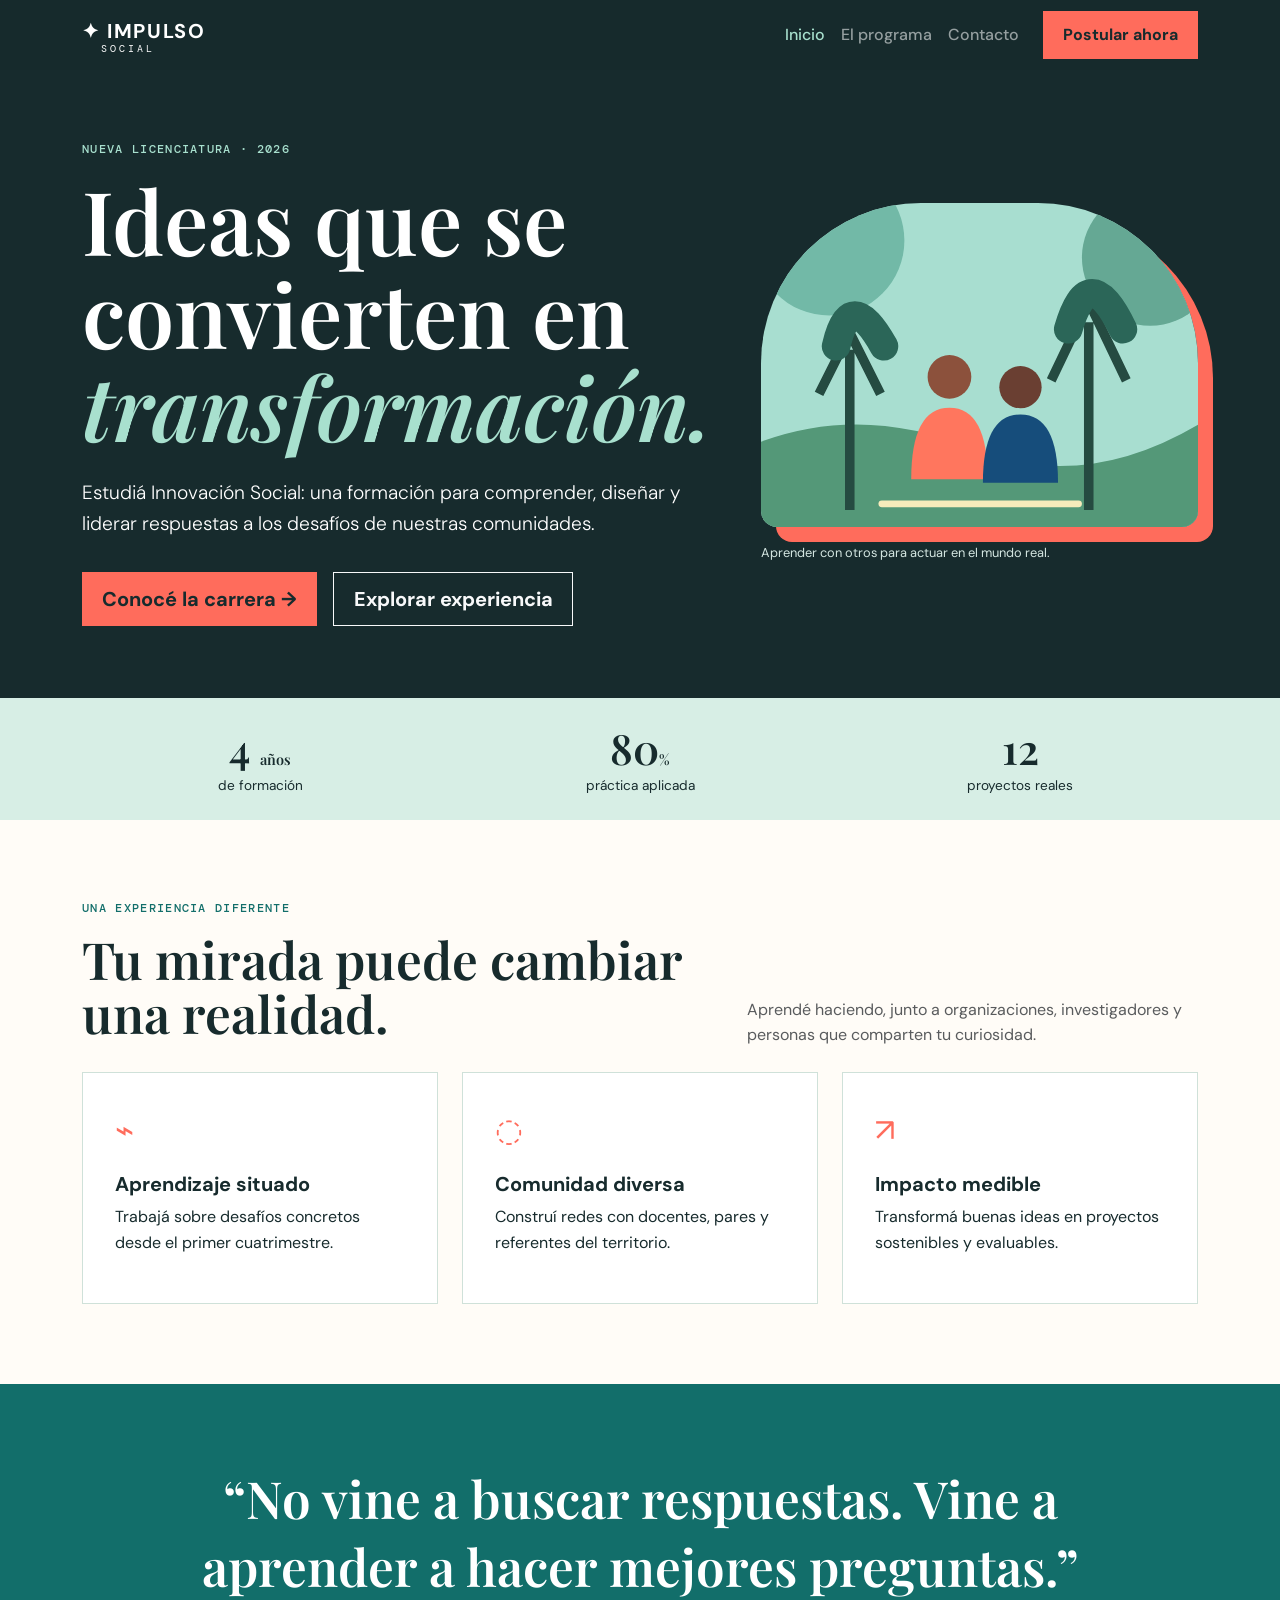
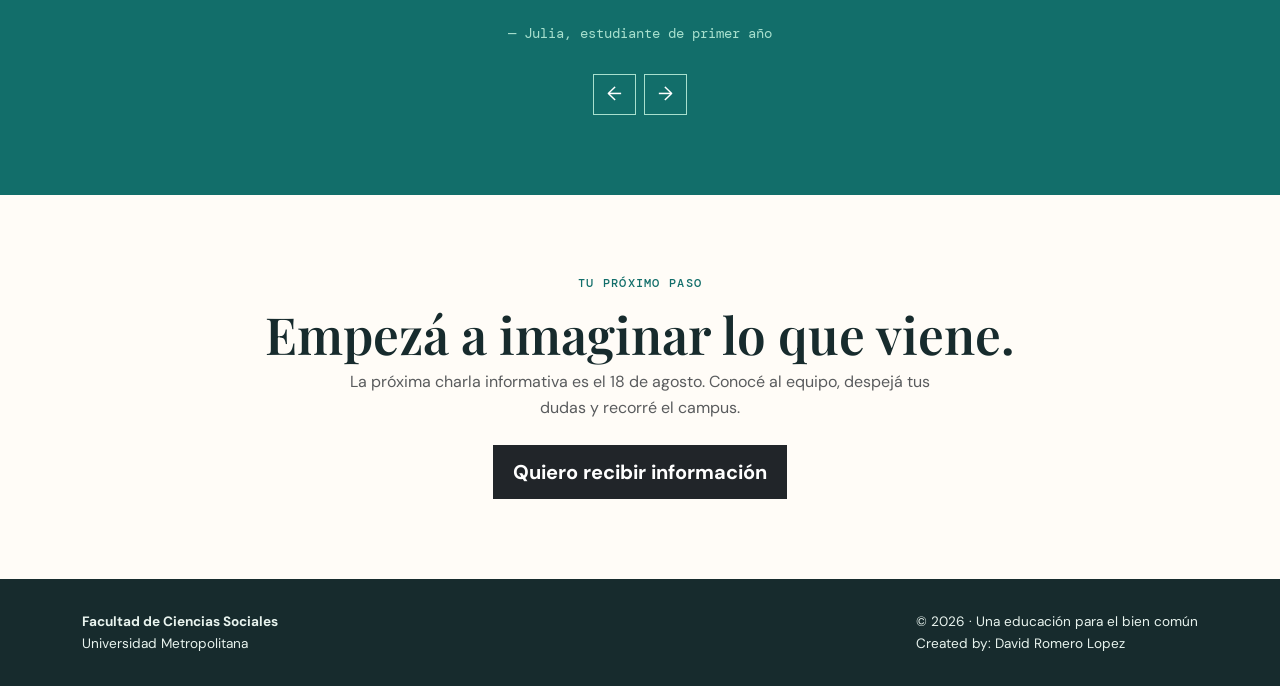
<file: index.html>
<!doctype html>
<html lang="es">
  <head>
    <meta charset="utf-8" />
    <meta name="viewport" content="width=device-width, initial-scale=1" />
    <meta
      name="description"
      content="Licenciatura en Innovación Social de la Facultad de Ciencias Sociales."
    />
    <title>Impulso Social | Facultad de Ciencias Sociales</title>
    <link
      href="https://cdn.jsdelivr.net/npm/bootstrap@5.3.3/dist/css/bootstrap.min.css"
      rel="stylesheet"
      integrity="sha384-QWTKZyjpPEjISv5WaRU9OFeRpok6YctnYmDr5pNlyT2bRjXh0JMhjY6hW+ALEwIH"
      crossorigin="anonymous"
    />
    <link rel="stylesheet" href="css/styles.css" />
  </head>
  <body>
    <a class="skip-link" href="#contenido">Saltar al contenido principal</a>
    <header>
      <nav
        class="navbar navbar-expand-lg navbar-dark fixed-top"
        aria-label="Navegación principal"
      >
        <div class="container">
          <a class="navbar-brand" href="index.html"
            ><span aria-hidden="true">✦</span> IMPULSO <small>SOCIAL</small></a
          >
          <button
            class="navbar-toggler"
            type="button"
            data-bs-toggle="collapse"
            data-bs-target="#menu"
            aria-controls="menu"
            aria-expanded="false"
            aria-label="Abrir menú"
          >
            <span class="navbar-toggler-icon"></span>
          </button>
          <div class="collapse navbar-collapse" id="menu">
            <ul class="navbar-nav ms-auto align-items-lg-center">
              <li class="nav-item">
                <a class="nav-link active" aria-current="page" href="index.html"
                  >Inicio</a
                >
              </li>
              <li class="nav-item">
                <a class="nav-link" href="programa.html">El programa</a>
              </li>
              <li class="nav-item">
                <a class="nav-link" href="contacto.html">Contacto</a>
              </li>
              <li class="nav-item ms-lg-3">
                <a class="btn btn-accent" href="contacto.html#inscripcion"
                  >Postular ahora</a
                >
              </li>
            </ul>
          </div>
        </div>
      </nav>
    </header>
    <main id="contenido">
      <section class="hero" aria-labelledby="hero-title">
        <div class="container">
          <div class="row align-items-center g-5">
            <div class="col-lg-7">
              <p class="eyebrow">NUEVA LICENCIATURA · 2026</p>
              <h1 id="hero-title">
                Ideas que se convierten en <em>transformación.</em>
              </h1>
              <p class="lead">
                Estudiá Innovación Social: una formación para comprender,
                diseñar y liderar respuestas a los desafíos de nuestras
                comunidades.
              </p>
              <div class="d-flex flex-wrap gap-3">
                <a class="btn btn-accent btn-lg" href="programa.html"
                  >Conocé la carrera <span aria-hidden="true">→</span></a
                ><a class="btn btn-outline-light btn-lg" href="#experiencia"
                  >Explorar experiencia</a
                >
              </div>
            </div>
            <div class="col-lg-5">
              <figure class="hero-figure">
                <picture
                  ><source
                    media="(min-width: 768px)"
                    srcset="assets/campus-hero.svg" />
                  <img
                    src="assets/campus-hero.svg"
                    alt="Estudiantes conversando al aire libre en el campus universitario"
                    width="640"
                    height="475"
                /></picture>
                <figcaption>
                  Aprender con otros para actuar en el mundo real.
                </figcaption>
              </figure>
            </div>
          </div>
        </div>
      </section>
      <section class="stats" aria-label="Datos destacados">
        <div class="container">
          <div class="row text-center g-4">
            <div class="col-4">
              <strong>4 <span>años</span></strong>
              <p>de formación</p>
            </div>
            <div class="col-4">
              <strong>80<span>%</span></strong>
              <p>práctica aplicada</p>
            </div>
            <div class="col-4">
              <strong>12</strong>
              <p>proyectos reales</p>
            </div>
          </div>
        </div>
      </section>
      <section id="experiencia" class="section-pad">
        <div class="container">
          <div class="row align-items-end mb-4">
            <div class="col-lg-7">
              <p class="eyebrow text-teal">UNA EXPERIENCIA DIFERENTE</p>
              <h2>Tu mirada puede cambiar una realidad.</h2>
            </div>
            <div class="col-lg-5">
              <p class="text-muted mb-0">
                Aprendé haciendo, junto a organizaciones, investigadores y
                personas que comparten tu curiosidad.
              </p>
            </div>
          </div>
          <div class="row g-4">
            <article class="col-md-4">
              <div class="feature-card h-100">
                <div class="feature-icon" aria-hidden="true">⌁</div>
                <h3>Aprendizaje situado</h3>
                <p>
                  Trabajá sobre desafíos concretos desde el primer cuatrimestre.
                </p>
              </div>
            </article>
            <article class="col-md-4">
              <div class="feature-card h-100">
                <div class="feature-icon" aria-hidden="true">◌</div>
                <h3>Comunidad diversa</h3>
                <p>
                  Construí redes con docentes, pares y referentes del
                  territorio.
                </p>
              </div>
            </article>
            <article class="col-md-4">
              <div class="feature-card h-100">
                <div class="feature-icon" aria-hidden="true">↗</div>
                <h3>Impacto medible</h3>
                <p>
                  Transformá buenas ideas en proyectos sostenibles y evaluables.
                </p>
              </div>
            </article>
          </div>
        </div>
      </section>
      <section class="quote-section">
        <div class="container">
          <div
            id="voices"
            class="carousel slide"
            data-bs-ride="carousel"
            aria-label="Testimonios de la comunidad"
          >
            <div class="carousel-inner">
              <div class="carousel-item active">
                <blockquote>
                  “No vine a buscar respuestas. Vine a aprender a hacer mejores
                  preguntas.”
                  <footer>— Julia, estudiante de primer año</footer>
                </blockquote>
              </div>
              <div class="carousel-item">
                <blockquote>
                  “La innovación social sucede cuando la universidad abre sus
                  puertas al territorio.”
                  <footer>— Dr. Mateo Ruiz, docente</footer>
                </blockquote>
              </div>
            </div>
            <div class="carousel-controls">
              <button
                data-bs-target="#voices"
                data-bs-slide="prev"
                aria-label="Testimonio anterior"
              >
                ←</button
              ><button
                data-bs-target="#voices"
                data-bs-slide="next"
                aria-label="Testimonio siguiente"
              >
                →
              </button>
            </div>
          </div>
        </div>
      </section>
      <section class="section-pad">
        <div class="container text-center">
          <p class="eyebrow text-teal">TU PRÓXIMO PASO</p>
          <h2>Empezá a imaginar lo que viene.</h2>
          <p class="mx-auto text-muted" style="max-width: 580px">
            La próxima charla informativa es el 18 de agosto. Conocé al equipo,
            despejá tus dudas y recorré el campus.
          </p>
          <a class="btn btn-dark btn-lg mt-2" href="contacto.html"
            >Quiero recibir información</a
          >
        </div>
      </section>
    </main>
    <footer class="site-footer">
      <div
        class="container d-flex flex-column flex-md-row justify-content-between gap-3"
      >
        <p class="mb-0">
          <strong>Facultad de Ciencias Sociales</strong><br />Universidad
          Metropolitana
        </p>
        <p class="mb-0">
          © <span id="year"></span> · Una educación para el bien común<br />Created by: David Romero  Lopez
        </p>
      </div>
    </footer>
    <script
      src="https://cdn.jsdelivr.net/npm/bootstrap@5.3.3/dist/js/bootstrap.bundle.min.js"
      integrity="sha384-YvpcrYf0tY3lHB60NNkmXc5s9fDVZLESaAA55NDzOxhy9GkcIdslK1eN7N6jIeHz"
      crossorigin="anonymous"
    ></script>
    <script src="js/app.js"></script>
  </body>
</html>
</file>
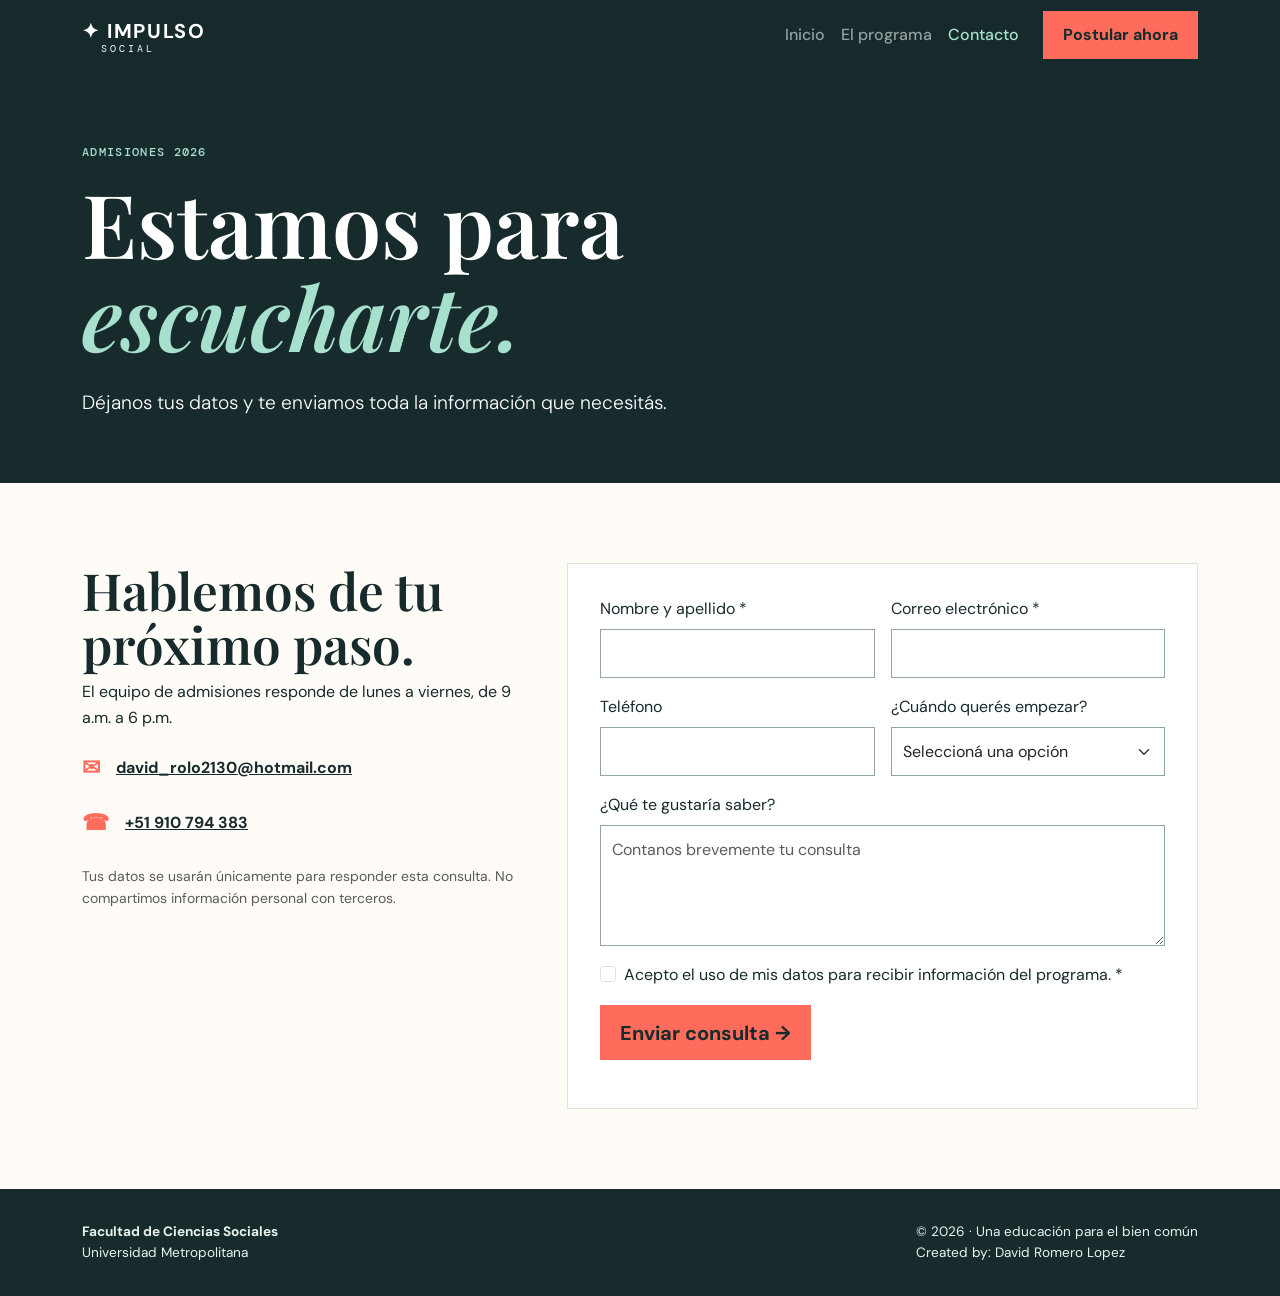
<file: contacto.html>
<!doctype html>
<html lang="es">
  <head>
    <meta charset="utf-8" />
    <meta name="viewport" content="width=device-width, initial-scale=1" />
    <meta
      name="description"
      content="Contacto y admisión a la Licenciatura en Innovación Social."
    />
    <title>Contacto | Impulso Social</title>
    <link
      href="https://cdn.jsdelivr.net/npm/bootstrap@5.3.3/dist/css/bootstrap.min.css"
      rel="stylesheet"
    />
    <link rel="stylesheet" href="css/styles.css" />
  </head>
  <body>
    <a class="skip-link" href="#contenido">Saltar al contenido principal</a>
    <header>
      <nav
        class="navbar navbar-expand-lg navbar-dark fixed-top"
        aria-label="Navegación principal"
      >
        <div class="container">
          <a class="navbar-brand" href="index.html"
            ><span aria-hidden="true">✦</span> IMPULSO <small>SOCIAL</small></a
          ><button
            class="navbar-toggler"
            type="button"
            data-bs-toggle="collapse"
            data-bs-target="#menu"
            aria-controls="menu"
            aria-expanded="false"
            aria-label="Abrir menú"
          >
            <span class="navbar-toggler-icon"></span>
          </button>
          <div class="collapse navbar-collapse" id="menu">
            <ul class="navbar-nav ms-auto align-items-lg-center">
              <li class="nav-item">
                <a class="nav-link" href="index.html">Inicio</a>
              </li>
              <li class="nav-item">
                <a class="nav-link" href="programa.html">El programa</a>
              </li>
              <li class="nav-item">
                <a
                  class="nav-link active"
                  aria-current="page"
                  href="contacto.html"
                  >Contacto</a
                >
              </li>
              <li class="nav-item ms-lg-3">
                <a class="btn btn-accent" href="#inscripcion">Postular ahora</a>
              </li>
            </ul>
          </div>
        </div>
      </nav>
    </header>
    <main id="contenido">
      <section class="page-heading">
        <div class="container">
          <p class="eyebrow">ADMISIONES 2026</p>
          <h1>Estamos para <em>escucharte.</em></h1>
          <p class="lead">
            Déjanos tus datos y te enviamos toda la información que necesitás.
          </p>
        </div>
      </section>
      <section id="inscripcion" class="section-pad">
        <div class="container">
          <div class="row g-5">
            <div class="col-lg-5">
              <h2>Hablemos de tu próximo paso.</h2>
              <p>
                El equipo de admisiones responde de lunes a viernes, de 9 a.m. a 6 p.m.
              </p>
              <div class="contact-detail">
                <span aria-hidden="true">✉</span
                ><a href="mailto:david_rolo2130@hotmail.com"
                  >david_rolo2130@hotmail.com</a
                >
              </div>
              <div class="contact-detail">
                <span aria-hidden="true">☎</span
                ><a href="tel:+51910794383">+51 910 794 383</a>
              </div>
              <p class="mt-4 small text-muted">
                Tus datos se usarán únicamente para responder esta consulta. No
                compartimos información personal con terceros.
              </p>
            </div>
            <div class="col-lg-7">
              <form
                id="interest-form"
                class="needs-validation form-card"
                novalidate
                aria-describedby="form-status"
              >
                <div class="row g-3">
                  <div class="col-md-6">
                    <label for="nombre" class="form-label"
                      >Nombre y apellido
                      <span aria-hidden="true">*</span></label
                    ><input
                      type="text"
                      class="form-control"
                      id="nombre"
                      name="nombre"
                      autocomplete="name"
                      required
                    />
                    <div class="invalid-feedback">
                      Ingresá tu nombre y apellido.
                    </div>
                  </div>
                  <div class="col-md-6">
                    <label for="email" class="form-label"
                      >Correo electrónico
                      <span aria-hidden="true">*</span></label
                    ><input
                      type="email"
                      class="form-control"
                      id="email"
                      name="email"
                      autocomplete="email"
                      required
                    />
                    <div class="invalid-feedback">
                      Ingresá un correo válido.
                    </div>
                  </div>
                  <div class="col-md-6">
                    <label for="telefono" class="form-label">Teléfono</label
                    ><input
                      type="tel"
                      class="form-control"
                      id="telefono"
                      name="telefono"
                      autocomplete="tel"
                    />
                  </div>
                  <div class="col-md-6">
                    <label for="turno" class="form-label"
                      >¿Cuándo querés empezar?</label
                    ><select id="turno" class="form-select" name="turno">
                      <option value="">Seleccioná una opción</option>
                      <option>2026</option>
                      <option>2027</option>
                      <option>Aún no lo sé</option>
                    </select>
                  </div>
                  <div class="col-12">
                    <label for="mensaje" class="form-label"
                      >¿Qué te gustaría saber?</label
                    ><textarea
                      id="mensaje"
                      class="form-control"
                      name="mensaje"
                      rows="4"
                      placeholder="Contanos brevemente tu consulta"
                    ></textarea>
                  </div>
                  <div class="col-12 form-check ms-2">
                    <input
                      class="form-check-input"
                      type="checkbox"
                      id="terms"
                      required
                    /><label class="form-check-label" for="terms"
                      >Acepto el uso de mis datos para recibir información del
                      programa. <span aria-hidden="true">*</span></label
                    >
                    <div class="invalid-feedback">
                      Necesitamos tu consentimiento para continuar.
                    </div>
                  </div>
                  <div class="col-12">
                    <button class="btn btn-accent btn-lg" type="submit">
                      Enviar consulta <span aria-hidden="true">→</span>
                    </button>
                  </div>
                </div>
                <p
                  id="form-status"
                  class="mt-3 mb-0"
                  role="status"
                  aria-live="polite"
                ></p>
              </form>
            </div>
          </div>
        </div>
      </section>
    </main>
    <footer class="site-footer">
      <div
        class="container d-flex flex-column flex-md-row justify-content-between gap-3"
      >
        <p class="mb-0">
          <strong>Facultad de Ciencias Sociales</strong><br />Universidad
          Metropolitana
        </p>
        <p class="mb-0">
          © <span id="year"></span> · Una educación para el bien común <br />Created by: David Romero  Lopez
        </p>
      </div>
    </footer>
    <script src="https://cdn.jsdelivr.net/npm/bootstrap@5.3.3/dist/js/bootstrap.bundle.min.js"></script>
    <script src="js/app.js"></script>
  </body>
</html>
</file>
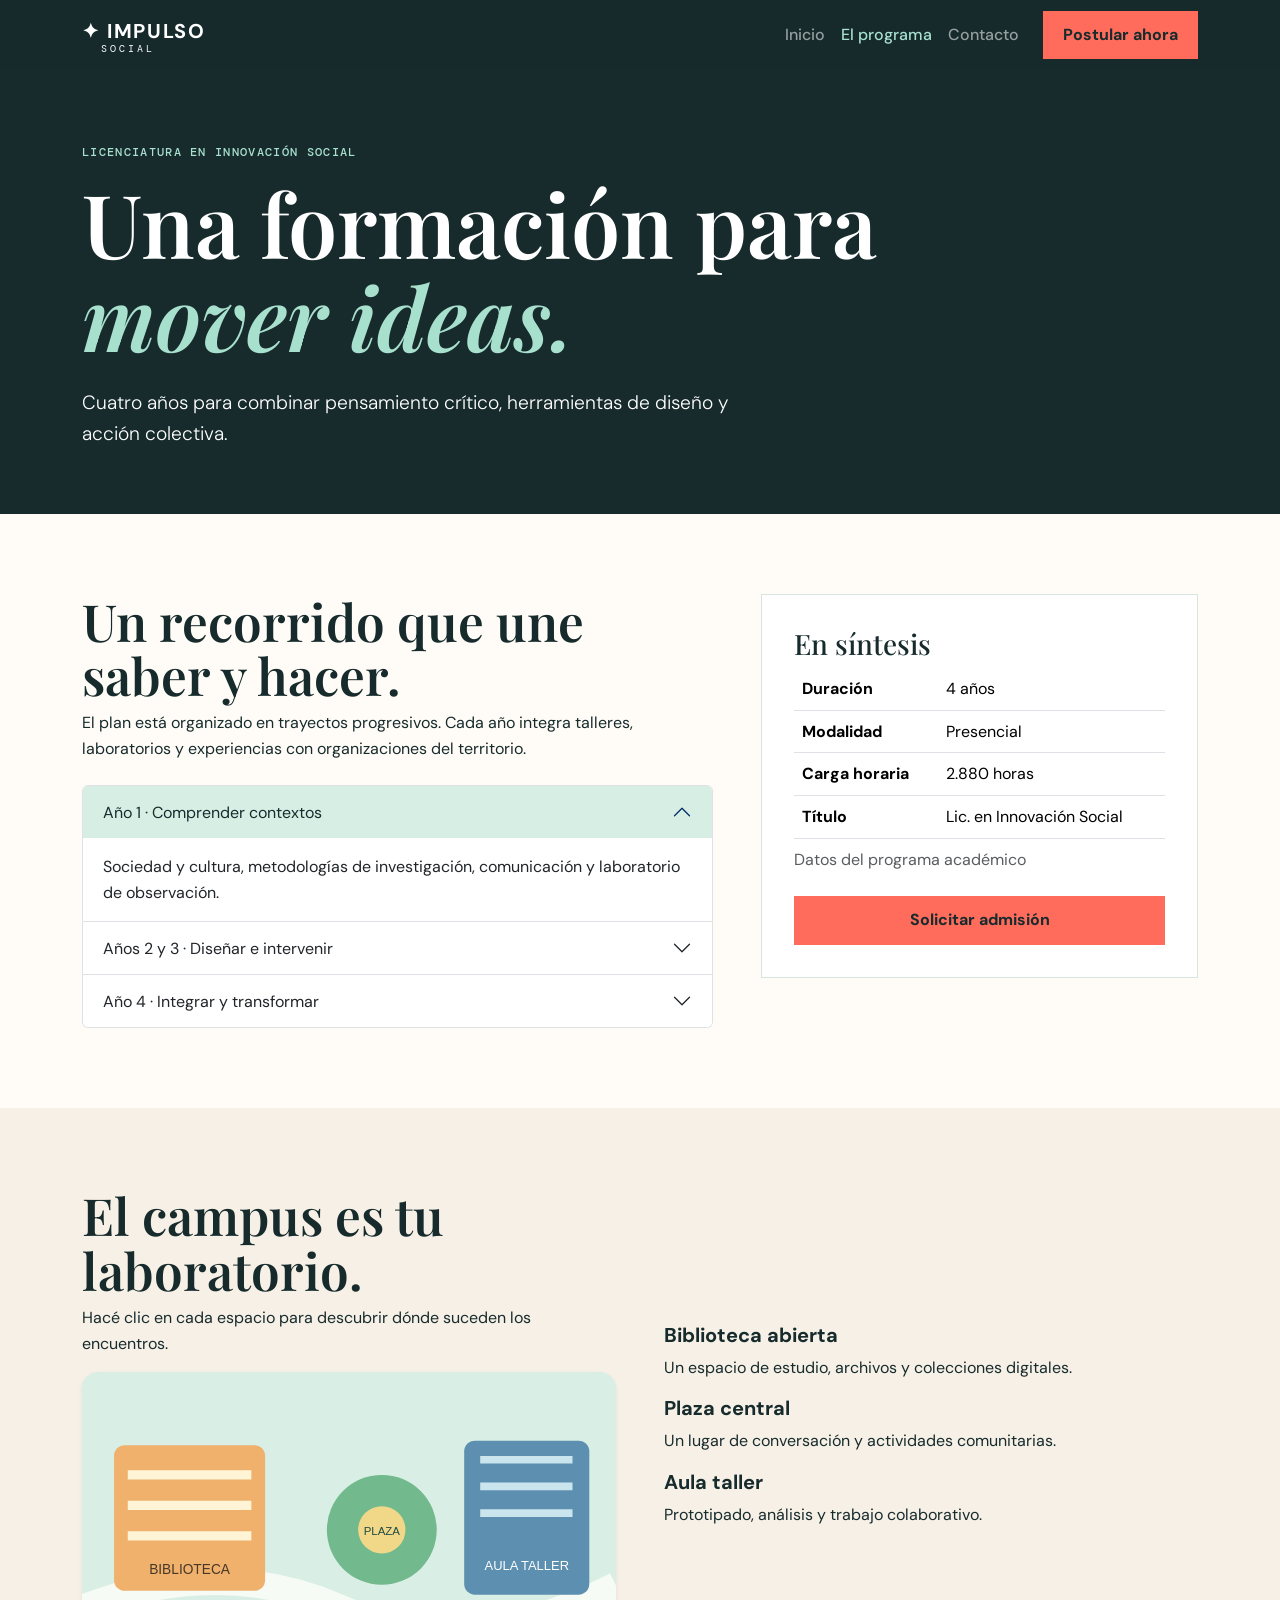
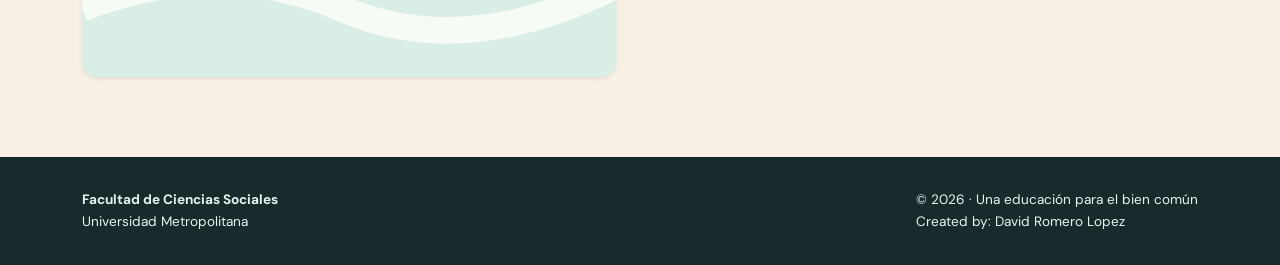
<file: programa.html>
<!doctype html>
<html lang="es">
  <head>
    <meta charset="utf-8" />
    <meta name="viewport" content="width=device-width, initial-scale=1" />
    <meta
      name="description"
      content="Plan de estudios de la Licenciatura en Innovación Social."
    />
    <title>El programa | Impulso Social</title>
    <link
      href="https://cdn.jsdelivr.net/npm/bootstrap@5.3.3/dist/css/bootstrap.min.css"
      rel="stylesheet"
    />
    <link rel="stylesheet" href="css/styles.css" />
  </head>
  <body>
    <a class="skip-link" href="#contenido">Saltar al contenido principal</a>
    <header>
      <nav
        class="navbar navbar-expand-lg navbar-dark fixed-top"
        aria-label="Navegación principal"
      >
        <div class="container">
          <a class="navbar-brand" href="index.html"
            ><span aria-hidden="true">✦</span> IMPULSO <small>SOCIAL</small></a
          ><button
            class="navbar-toggler"
            type="button"
            data-bs-toggle="collapse"
            data-bs-target="#menu"
            aria-controls="menu"
            aria-expanded="false"
            aria-label="Abrir menú"
          >
            <span class="navbar-toggler-icon"></span>
          </button>
          <div class="collapse navbar-collapse" id="menu">
            <ul class="navbar-nav ms-auto align-items-lg-center">
              <li class="nav-item">
                <a class="nav-link" href="index.html">Inicio</a>
              </li>
              <li class="nav-item">
                <a
                  class="nav-link active"
                  aria-current="page"
                  href="programa.html"
                  >El programa</a
                >
              </li>
              <li class="nav-item">
                <a class="nav-link" href="contacto.html">Contacto</a>
              </li>
              <li class="nav-item ms-lg-3">
                <a class="btn btn-accent" href="contacto.html#inscripcion"
                  >Postular ahora</a
                >
              </li>
            </ul>
          </div>
        </div>
      </nav>
    </header>
    <main id="contenido">
      <section class="page-heading">
        <div class="container">
          <p class="eyebrow">LICENCIATURA EN INNOVACIÓN SOCIAL</p>
          <h1>Una formación para <em>mover ideas.</em></h1>
          <p class="lead">
            Cuatro años para combinar pensamiento crítico, herramientas de
            diseño y acción colectiva.
          </p>
        </div>
      </section>
      <section class="section-pad">
        <div class="container">
          <div class="row g-5">
            <div class="col-lg-7">
              <h2>Un recorrido que une saber y hacer.</h2>
              <p>
                El plan está organizado en trayectos progresivos. Cada año
                integra talleres, laboratorios y experiencias con organizaciones
                del territorio.
              </p>
              <div class="accordion mt-4" id="plan">
                <div class="accordion-item">
                  <h3 class="accordion-header">
                    <button
                      class="accordion-button"
                      data-bs-toggle="collapse"
                      data-bs-target="#a1"
                      aria-expanded="true"
                    >
                      Año 1 · Comprender contextos
                    </button>
                  </h3>
                  <div
                    id="a1"
                    class="accordion-collapse collapse show"
                    data-bs-parent="#plan"
                  >
                    <div class="accordion-body">
                      Sociedad y cultura, metodologías de investigación,
                      comunicación y laboratorio de observación.
                    </div>
                  </div>
                </div>
                <div class="accordion-item">
                  <h3 class="accordion-header">
                    <button
                      class="accordion-button collapsed"
                      data-bs-toggle="collapse"
                      data-bs-target="#a2"
                    >
                      Años 2 y 3 · Diseñar e intervenir
                    </button>
                  </h3>
                  <div
                    id="a2"
                    class="accordion-collapse collapse"
                    data-bs-parent="#plan"
                  >
                    <div class="accordion-body">
                      Diseño de servicios, políticas públicas, datos sociales,
                      gestión de proyectos y prácticas territoriales.
                    </div>
                  </div>
                </div>
                <div class="accordion-item">
                  <h3 class="accordion-header">
                    <button
                      class="accordion-button collapsed"
                      data-bs-toggle="collapse"
                      data-bs-target="#a3"
                    >
                      Año 4 · Integrar y transformar
                    </button>
                  </h3>
                  <div
                    id="a3"
                    class="accordion-collapse collapse"
                    data-bs-parent="#plan"
                  >
                    <div class="accordion-body">
                      Seminarios electivos, incubadora de proyectos y trabajo
                      final integrador.
                    </div>
                  </div>
                </div>
              </div>
            </div>
            <aside class="col-lg-5">
              <div class="info-panel">
                <h2 class="h3">En síntesis</h2>
                <table class="table">
                  <caption>
                    Datos del programa académico
                  </caption>
                  <tbody>
                    <tr>
                      <th scope="row">Duración</th>
                      <td>4 años</td>
                    </tr>
                    <tr>
                      <th scope="row">Modalidad</th>
                      <td>Presencial</td>
                    </tr>
                    <tr>
                      <th scope="row">Carga horaria</th>
                      <td>2.880 horas</td>
                    </tr>
                    <tr>
                      <th scope="row">Título</th>
                      <td>Lic. en Innovación Social</td>
                    </tr>
                  </tbody>
                </table>
                <a href="contacto.html#inscripcion" class="btn btn-accent w-100"
                  >Solicitar admisión</a
                >
              </div>
            </aside>
          </div>
        </div>
      </section>
      <section class="section-pad bg-sand">
        <div class="container">
          <div class="row align-items-center g-5">
            <div class="col-md-6">
              <h2>El campus es tu laboratorio.</h2>
              <p>
                Hacé clic en cada espacio para descubrir dónde suceden los
                encuentros.
              </p>
              <img
                class="img-fluid rounded-4 shadow-sm"
                src="assets/campus-map.svg"
                alt="Plano ilustrado del campus con biblioteca, aula taller y plaza central"
                usemap="#campus-map"
                width="700"
                height="400"
              /><map name="campus-map"
                ><area
                  shape="rect"
                  coords="42,96,240,287"
                  href="#biblioteca"
                  alt="Biblioteca abierta"
                  aria-label="Biblioteca abierta" /><area
                  shape="circle"
                  coords="393,207,72"
                  href="#plaza"
                  alt="Plaza central"
                  aria-label="Plaza central" /><area
                  shape="rect"
                  coords="501,90,665,292"
                  href="#taller"
                  alt="Aula taller"
                  aria-label="Aula taller"
              /></map>
            </div>
            <div class="col-md-6">
              <div id="biblioteca">
                <h3>Biblioteca abierta</h3>
                <p>Un espacio de estudio, archivos y colecciones digitales.</p>
              </div>
              <div id="plaza">
                <h3>Plaza central</h3>
                <p>Un lugar de conversación y actividades comunitarias.</p>
              </div>
              <div id="taller">
                <h3>Aula taller</h3>
                <p>Prototipado, análisis y trabajo colaborativo.</p>
              </div>
            </div>
          </div>
        </div>
      </section>
    </main>
    <footer class="site-footer">
      <div
        class="container d-flex flex-column flex-md-row justify-content-between gap-3"
      >
        <p class="mb-0">
          <strong>Facultad de Ciencias Sociales</strong><br />Universidad
          Metropolitana
        </p>
        <p class="mb-0">
          © <span id="year"></span> · Una educación para el bien común<br />Created by: David Romero  Lopez
        </p>
      </div>
    </footer>
    <script src="https://cdn.jsdelivr.net/npm/bootstrap@5.3.3/dist/js/bootstrap.bundle.min.js"></script>
    <script src="js/app.js"></script>
  </body>
</html>
</file>
<file: css/styles.css>
@import url("https://fonts.googleapis.com/css2?family=DM+Mono:wght@400;500&family=DM+Sans:opsz,wght@9..40,400;9..40,500;9..40,700&family=Playfair+Display:ital,wght@0,600;0,700;1,600&display=swap");
:root {
  --ink: #172b2d;
  --teal: #126e6a;
  --mint: #d7eee5;
  --sand: #f6f0e6;
  --coral: #ff6c5c;
  --cream: #fffcf7;
}
* {
  box-sizing: border-box;
}
html {
  scroll-behavior: smooth;
}
body {
  font-family: "DM Sans", sans-serif;
  color: var(--ink);
  background: var(--cream);
  line-height: 1.6;
}
.navbar {
  background: #172b2df2;
  min-height: 70px;
}
.navbar-brand {
  font-weight: 700;
  letter-spacing: 0.08em;
}
.navbar-brand small {
  display: block;
  font:
    10px "DM Mono",
    monospace;
  letter-spacing: 0.29em;
  margin-left: 19px;
  margin-top: -5px;
}
.nav-link {
  font-weight: 500;
}
.nav-link.active {
  color: #a8e0ce !important;
}
.btn {
  border-radius: 0;
  font-weight: 700;
  padding: 0.7rem 1.2rem;
}
.btn-accent {
  background: var(--coral);
  border-color: var(--coral);
  color: #172b2d;
}
.btn-accent:hover,
.btn-accent:focus {
  background: #ff8b7f;
  border-color: #ff8b7f;
  color: #172b2d;
}
.skip-link {
  position: absolute;
  top: -100px;
  left: 1rem;
  background: #fff;
  color: #000;
  padding: 0.5rem;
  z-index: 2000;
}
.skip-link:focus {
  top: 1rem;
}
.hero {
  background: var(--ink);
  color: #fff;
  padding: 8.8rem 0 4.5rem;
  overflow: hidden;
}
.eyebrow {
  font:
    500 0.75rem "DM Mono",
    monospace;
  letter-spacing: 0.11em;
  margin-bottom: 1rem;
  color: #a8e0ce;
}
.text-teal {
  color: var(--teal);
}
h1,
h2 {
  font-family: "Playfair Display", serif;
  line-height: 1.06;
  font-weight: 600;
}
h1 {
  font-size: clamp(2.8rem, 7vw, 5.5rem);
  max-width: 800px;
}
h2 {
  font-size: clamp(2rem, 4vw, 3.2rem);
}
h3 {
  font-size: 1.25rem;
  font-weight: 700;
}
em {
  color: #a8e0ce;
}
.lead {
  font-size: 1.2rem;
  max-width: 670px;
  margin: 1.6rem 0 2rem;
}
.hero-figure {
  position: relative;
  margin: 0;
}
.hero-figure img {
  width: 100%;
  height: auto;
  display: block;
  border-radius: 10rem 10rem 1rem 1rem;
  box-shadow: 15px 15px 0 var(--coral);
}
figcaption {
  font-size: 0.8rem;
  margin-top: 1rem;
  color: #d5e7e2;
}
.stats {
  background: var(--mint);
  padding: 1.4rem 0;
}
.stats strong {
  font:
    600 clamp(1.8rem, 4vw, 2.6rem) "Playfair Display",
    serif;
}
.stats strong span {
  font-size: 0.9rem;
}
.stats p {
  margin: 0;
  font-size: 0.85rem;
}
.section-pad {
  padding: 5rem 0;
}
.feature-card {
  border: 1px solid #cfe1d9;
  padding: 2rem;
  background: #fff;
  transition:
    transform 0.25s ease,
    box-shadow 0.25s ease;
}
.feature-card:hover {
  transform: translateY(-7px);
  box-shadow: 8px 8px 0 var(--mint);
}
.feature-icon {
  font-size: 2rem;
  color: var(--coral);
  margin-bottom: 1rem;
}
.quote-section {
  background: var(--teal);
  color: white;
  padding: 5rem 0;
  text-align: center;
}
.quote-section blockquote {
  font:
    600 clamp(1.7rem, 4vw, 3.2rem) "Playfair Display",
    serif;
  max-width: 900px;
  margin: auto;
}
.quote-section footer {
  font:
    400 0.9rem "DM Mono",
    monospace;
  margin-top: 1.5rem;
  color: #a8e0ce;
}
.carousel-controls button {
  background: transparent;
  border: 1px solid #a8e0ce;
  color: #fff;
  padding: 0.25rem 0.8rem;
  margin: 2rem 0.25rem 0;
  font-size: 1.2rem;
}
.site-footer {
  background: var(--ink);
  color: #e8f3ee;
  padding: 2rem 0;
  font-size: 0.85rem;
}
.page-heading {
  background: var(--ink);
  color: #fff;
  padding: 9rem 0 4rem;
}
.page-heading .lead {
  margin-bottom: 0;
}
.accordion-button:not(.collapsed) {
  background: var(--mint);
  color: var(--ink);
  box-shadow: none;
}
.accordion-button:focus {
  box-shadow: 0 0 0 0.25rem #ff6c5c66;
}
.info-panel,
.form-card {
  background: #fff;
  border: 1px solid #d8e5df;
  padding: 2rem;
}
.bg-sand {
  background: var(--sand);
}
.contact-detail {
  display: flex;
  gap: 1rem;
  align-items: center;
  margin: 1.2rem 0;
  font-weight: 700;
}
.contact-detail span {
  color: var(--coral);
  font-size: 1.4rem;
}
.contact-detail a {
  color: var(--ink);
}
.form-control,
.form-select {
  border-radius: 0;
  border-color: #8fa7a0;
  padding: 0.7rem;
}
.form-control:focus,
.form-select:focus {
  border-color: var(--teal);
  box-shadow: 0 0 0 0.25rem #126e6a2e;
}
textarea {
  resize: vertical;
}
a:focus-visible,
button:focus-visible,
input:focus-visible,
select:focus-visible {
  outline: 3px solid var(--coral);
  outline-offset: 3px;
}
@media (max-width: 767px) {
  .hero {
    padding-top: 7rem;
  }
  .section-pad {
    padding: 3.5rem 0;
  }
  .hero-figure {
    margin: 1rem 1rem 0 0;
  }
  .page-heading {
    padding: 7rem 0 3.5rem;
  }
  .navbar .btn {
    margin: 0.8rem 0;
  }
  .stats {
    padding: 0.9rem 0;
  }
}
</file>
